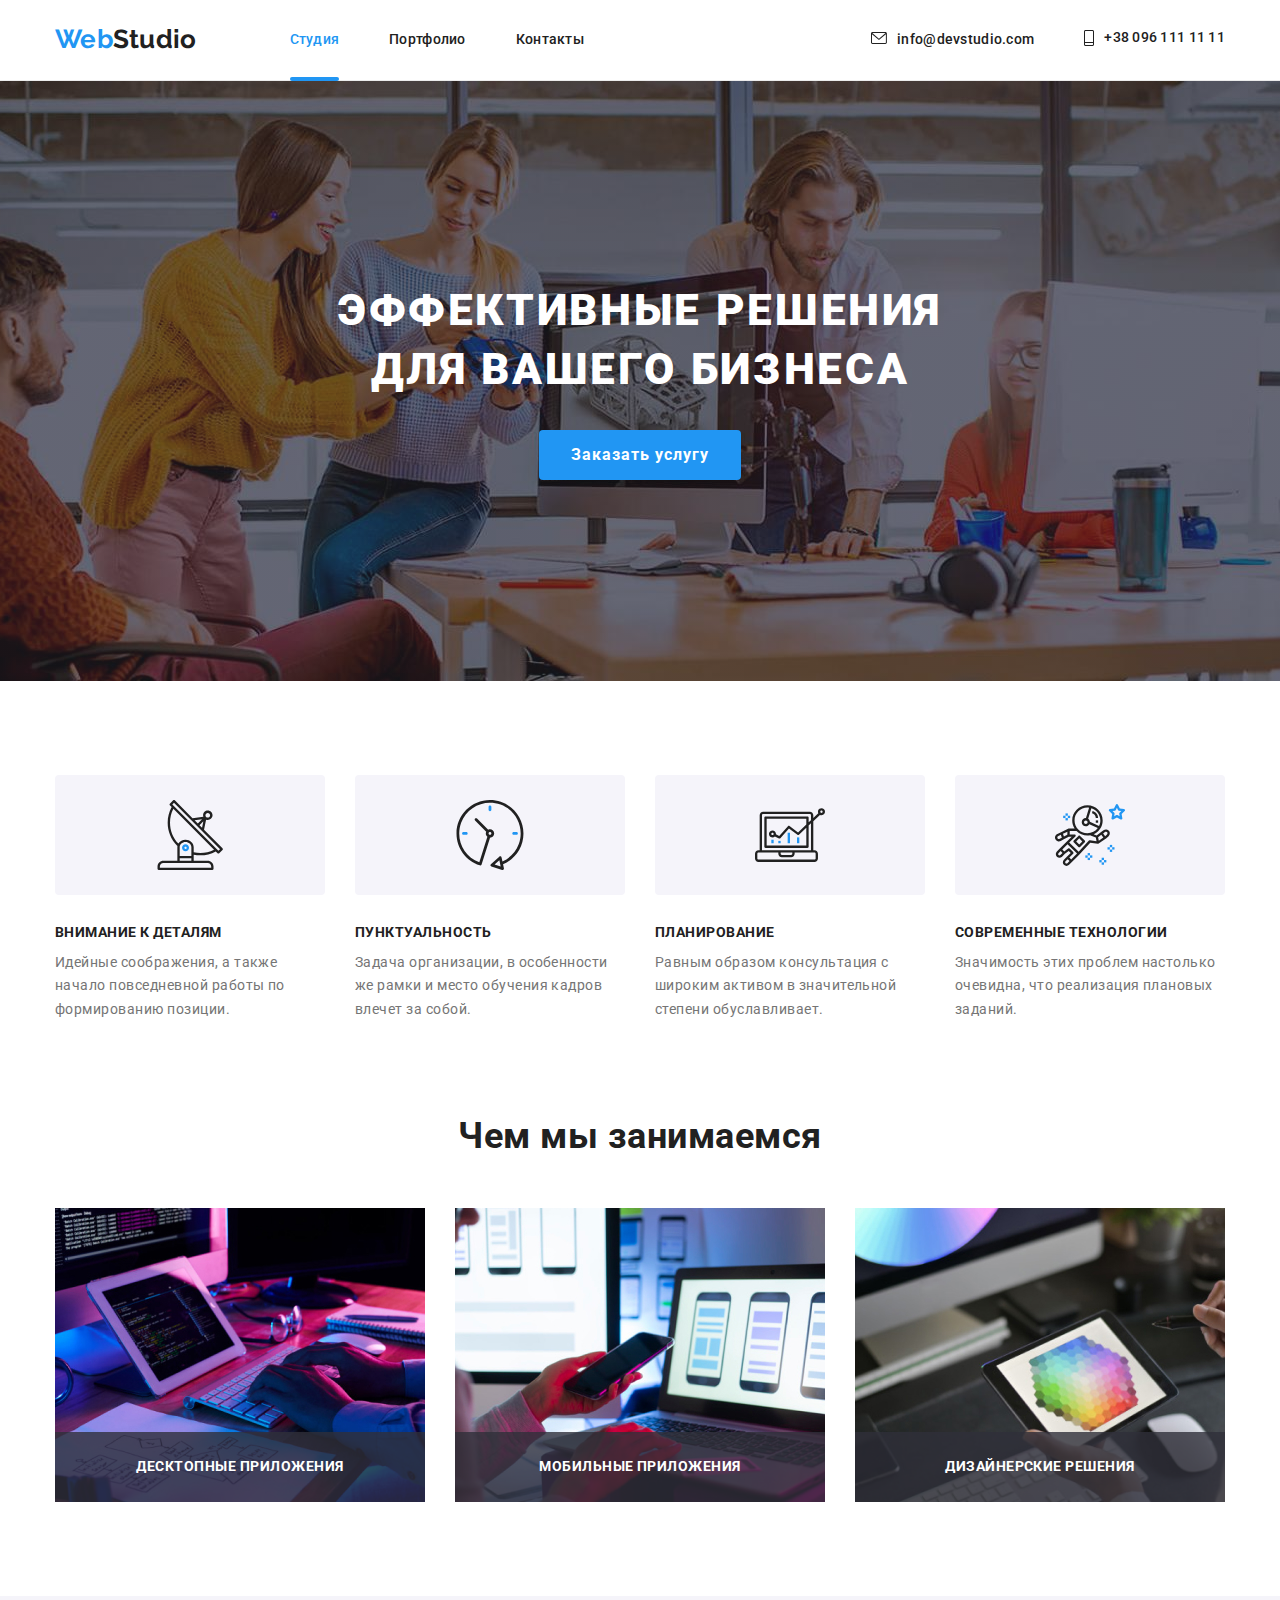
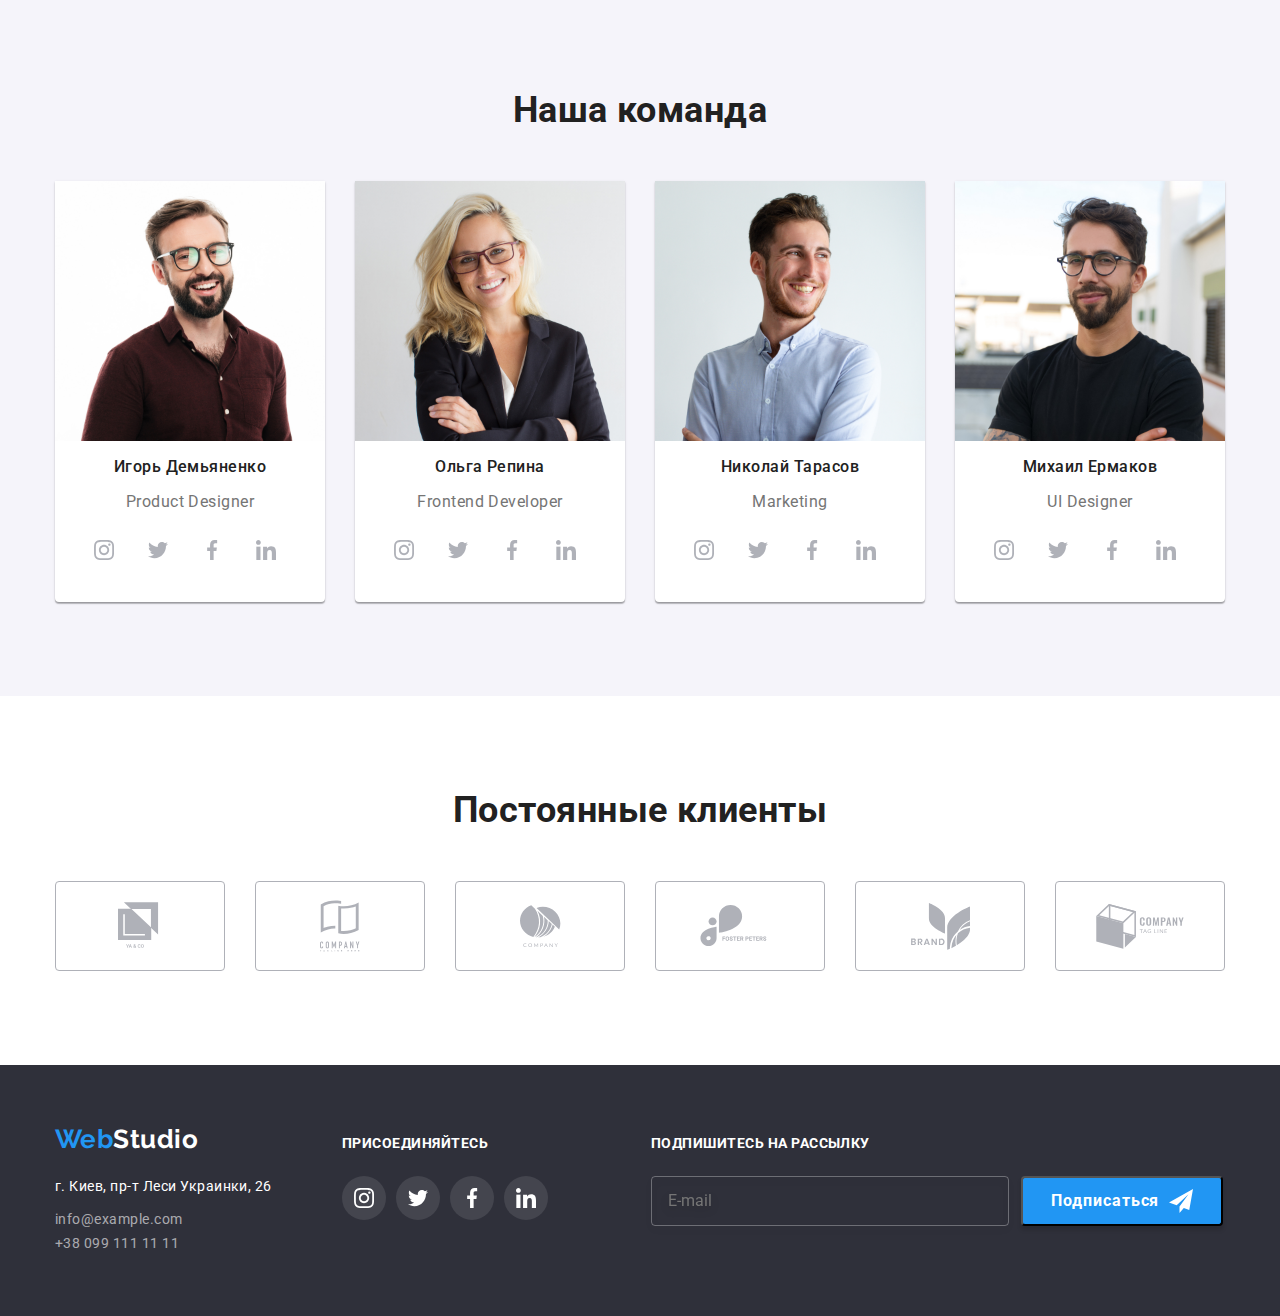
<file: index.html>
<!DOCTYPE html>
<html lang="ru">
  <head>
    <meta charset="UTF-8" />
    <meta name="viewport" content="width=device-width, initial-scale=1.0" />
    <title>Гланая</title>
    <link
      rel="stylesheet"
      href="https://fonts.googleapis.com/css2?family=Roboto:wght@400;500;700;900&display=swap"
    />
    <link rel="stylesheet" href="./css/main.min.css" />
  </head>
  <body>
    <!-- Шапка сайта -->
    <header class="page-header">
      <div class="container flexbox">
        <nav class="main-nav">
          <a href="index.html" lang="en" class="logo"
            ><span class="accent">Web</span>Studio
          </a>
          <ul class="list site-nav">
            <li class="menu-item">
              <a href="./index.html" class="line link current">Студия</a>
            </li>
            <li class="menu-item">
              <a href="./portfolio.html" class="line link">Портфолио</a>
            </li>
            <li class="menu-item"><a href="" class="line link">Контакты</a></li>
          </ul>
        </nav>
        <ul class="list auth-nav flexbox">
          <li class="menu-item">
            <a href="mailto:info@devstudio.com" class="link"><svg class="auth-icon" width="16" height="12">
                <use href="./images/svg/symbol-defs.svg#icon-mail"></use></svg>info@devstudio.com</a>
          </li>
          <li class="menu-item">
            <a href="tel:+380961111111" class="link">
              <svg class="auth-icon" width="10" height="16">
                <use href="./images/svg/symbol-defs.svg#icon-tel"></use></svg>+38 096 111 11 11
            </a>
          </li>
        </ul>
      </div>
    </header>
    <main>
      <!-- Главный контейнер -->

      <section class="hero">
        <!-- Герой! -->
        <div class="hero-content">
          <h1 class="hero-title">
            Эффективные решения <br />для вашего бизнеса
          </h1>
          <a href="#" class="button" data-modal-open>Заказать услугу</a>
        </div>
      </section>

      <!-- Наши особенности -->
      <section class="section features">
        <div class="container">
          <h2 class="hidden">Особенности</h2>
          <ul class="list features-list">
            <li class="features-item">
              <div class="features-iconbox">
                <svg class="features-icon">
                  <use href="./images/svg/symbol-defs.svg#icon-features1"></use>
                </svg>
              </div>
              <h3 class="title">Внимание к деталям</h3>
              <p class="text">
                Идейные соображения, а также начало повседневной работы по
                формированию позиции.
              </p>
            </li>
            <li class="features-item">
              <div class="features-iconbox">
                <svg class="features-icon">
                  <use href="./images/svg/symbol-defs.svg#icon-features2"></use>
                </svg>
              </div>
              <h3 class="title">Пунктуальность</h3>
              <p class="text">
                Задача организации, в особенности же рамки и место обучения
                кадров влечет за собой.
              </p>
            </li>
            <li class="features-item">
              <div class="features-iconbox">
                <svg class="features-icon">
                  <use href="./images/svg/symbol-defs.svg#icon-features3"></use>
                </svg>
              </div>
              <h3 class="title">Планирование</h3>
              <p class="text">
                Равным образом консультация с широким активом в значительной
                степени обуславливает.
              </p>
            </li>
            <li class="features-item">
              <div class="features-iconbox">
                <svg class="features-icon">
                  <use href="./images/svg/symbol-defs.svg#icon-features4"></use>
                </svg>
              </div>
              <h3 class="title">Современные технологии</h3>
              <p class="text">
                Значимость этих проблем настолько очевидна, что реализация
                плановых заданий.
              </p>
            </li>
          </ul>
        </div>
      </section>
      <!-- Чем мы занимаемся -->
      <section class="section what-we-do">
        <div class="container">
          <h2 class="title">Чем мы занимаемся</h2>
          <ul class="list doing-list">
            <li class="doing-item">
              <img
                src="./images/what-are-we-doing1.jpg"
                width="370"
                alt="Десктопные приложения"
              />
              <div class="doing-box">
                <p class="doing-text">Десктопные приложения</p>
              </div>
            </li>
            <li class="doing-item">
              <img
                src="./images/what-are-we-doing2.jpg"
                width="370"
                alt="Мобильные приложения"
              />
              <div class="doing-box">
                <p class="doing-text">Мобильные приложения</p>
              </div>
            </li>
            <li class="doing-item">
              <img
                src="./images/what-are-we-doing3.jpg"
                width="370"
                alt="Дизайнерские решения"
              />
              <div class="doing-box">
                <p class="doing-text">Дизайнерские решения</p>
              </div>
            </li>
          </ul>
        </div>
      </section>

      <!-- Наша команда -->
      <section class="section team">
        <div class="container">
          <h2 class="title">Наша команда</h2>
          <ul class="list team-list">
            <li class="team-item">
              <img
                src="./images/product-designer.jpg"
                width="270"
                alt="Фото дизайнера продукта"
              />
              <h3 class="name">Игорь Демьяненко</h3>
              <p lang="en" class="biz">Product Designer</p>
              <ul class="list follow-list">
                <li class="follow-item">
                  <a href="#" class="link follow-link man">
                    <svg class="follow-icon">
                      <use
                        href="./images/svg/symbol-defs.svg#icon-instagram"
                      ></use>
                    </svg>
                  </a>
                </li>
                <li class="follow-item">
                  <a href="#" class="link follow-link man">
                    <svg class="follow-icon">
                      <use
                        href="./images/svg/symbol-defs.svg#icon-twitter"
                      ></use>
                    </svg>
                  </a>
                </li>
                <li class="follow-item">
                  <a href="#" class="link follow-link man">
                    <svg class="follow-icon">
                      <use
                        href="./images/svg/symbol-defs.svg#icon-facebook"
                      ></use>
                    </svg>
                  </a>
                </li>
                <li class="follow-item">
                  <a href="#" class="link follow-link man">
                    <svg class="follow-icon">
                      <use
                        href="./images/svg/symbol-defs.svg#icon-linkedin"
                      ></use>
                    </svg>
                  </a>
                </li>
              </ul>
            </li>
            <li class="team-item">
              <img
                src="./images/frontend-developer.jpg"
                width="270"
                alt="Фото фронтенд разработчика"
              />
              <h3 class="name">Ольга Репина</h3>
              <p lang="en" class="biz">Frontend Developer</p>
              <ul class="list follow-list">
                <li class="follow-item">
                  <a href="#" class="link follow-link man">
                    <svg class="follow-icon">
                      <use
                        href="./images/svg/symbol-defs.svg#icon-instagram"
                      ></use>
                    </svg>
                  </a>
                </li>
                <li class="follow-item">
                  <a href="#" class="link follow-link man">
                    <svg class="follow-icon">
                      <use
                        href="./images/svg/symbol-defs.svg#icon-twitter"
                      ></use>
                    </svg>
                  </a>
                </li>
                <li class="follow-item">
                  <a href="#" class="link follow-link man">
                    <svg class="follow-icon">
                      <use
                        href="./images/svg/symbol-defs.svg#icon-facebook"
                      ></use>
                    </svg>
                  </a>
                </li>
                <li class="follow-item">
                  <a href="#" class="link follow-link man">
                    <svg class="follow-icon">
                      <use
                        href="./images/svg/symbol-defs.svg#icon-linkedin"
                      ></use>
                    </svg>
                  </a>
                </li>
              </ul>
            </li>
            <li class="team-item">
              <img
                src="./images/marketing.jpg"
                width="270"
                alt="Фото маркетолога"
              />
              <h3 class="name">Николай Тарасов</h3>
              <p lang="en" class="biz">Marketing</p>
              <ul class="list follow-list">
                <li class="follow-item">
                  <a href="#" class="link follow-link man">
                    <svg class="follow-icon">
                      <use
                        href="./images/svg/symbol-defs.svg#icon-instagram"
                      ></use>
                    </svg>
                  </a>
                </li>
                <li class="follow-item">
                  <a href="#" class="link follow-link man">
                    <svg class="follow-icon">
                      <use
                        href="./images/svg/symbol-defs.svg#icon-twitter"
                      ></use>
                    </svg>
                  </a>
                </li>
                <li class="follow-item">
                  <a href="#" class="link follow-link man">
                    <svg class="follow-icon">
                      <use
                        href="./images/svg/symbol-defs.svg#icon-facebook"
                      ></use>
                    </svg>
                  </a>
                </li>
                <li class="follow-item">
                  <a href="#" class="link follow-link man">
                    <svg class="follow-icon">
                      <use
                        href="./images/svg/symbol-defs.svg#icon-linkedin"
                      ></use>
                    </svg>
                  </a>
                </li>
              </ul>
            </li>
            <li class="team-item">
              <img
                src="./images/ui-designer.jpg"
                width="270"
                alt="Фото ЮИ дизайнера"
              />
              <h3 class="name">Михаил Ермаков</h3>
              <p lang="en" class="biz">UI Designer</p>
              <ul class="list follow-list">
                <li class="follow-item">
                  <a href="#" class="link follow-link man">
                    <svg class="follow-icon">
                      <use
                        href="./images/svg/symbol-defs.svg#icon-instagram"
                      ></use>
                    </svg>
                  </a>
                </li>
                <li class="follow-item">
                  <a href="#" class="link follow-link man">
                    <svg class="follow-icon">
                      <use
                        href="./images/svg/symbol-defs.svg#icon-twitter"
                      ></use>
                    </svg>
                  </a>
                </li>
                <li class="follow-item">
                  <a href="#" class="link follow-link man">
                    <svg class="follow-icon">
                      <use
                        href="./images/svg/symbol-defs.svg#icon-facebook"
                      ></use>
                    </svg>
                  </a>
                </li>
                <li class="follow-item">
                  <a href="#" class="link follow-link man">
                    <svg class="follow-icon">
                      <use
                        href="./images/svg/symbol-defs.svg#icon-linkedin"
                      ></use>
                    </svg>
                  </a>
                </li>
              </ul>
            </li>
          </ul>
        </div>
      </section>
      <!-- Клиенты -->
      <section class="section clients">
        <div class="container">
          <h2 class="clients-title">Постоянные клиенты</h2>
          <ul class="list clients-list">
            <li class="clients-item">
              <a class="link clients-link" href="#">
                <svg class="clients-logo" height="49.2" width="44.3">
                  <use href="./images/svg/symbol-defs.svg#icon-company1"></use>
                </svg>
              </a>
            </li>
            <li class="clients-item">
              <a class="link clients-link" href="#">
                <svg class="clients-logo" height="52" width="40">
                  <use href="./images/svg/symbol-defs.svg#icon-company2"></use>
                </svg>
              </a>
            </li>
            <li class="clients-item">
              <a class="link clients-link" href="#">
                <svg class="clients-logo" height="42.6" width="41">
                  <use href="./images/svg/symbol-defs.svg#icon-company3"></use>
                </svg>
              </a>
            </li>
            <li class="clients-item">
              <a class="link clients-link" href="#">
                <svg class="clients-logo" height="42" width="79.7">
                  <use href="./images/svg/symbol-defs.svg#icon-company4"></use>
                </svg>
              </a>
            </li>
            <li class="clients-item">
              <a class="link clients-link" href="#">
                <svg class="clients-logo" height="47" width="59">
                  <use href="./images/svg/symbol-defs.svg#icon-company5"></use>
                </svg>
              </a>
            </li>
            <li class="clients-item">
              <a class="link clients-link" href="#">
                <svg class="clients-logo" height="45.4" width="88.5">
                  <use href="./images/svg/symbol-defs.svg#icon-company6"></use>
                </svg>
              </a>
            </li>
          </ul>
        </div>
      </section>
    </main>
    <!-- Футер -->
    <footer>
      <div class="container content-box">
        <div class="address-box">
          <a href="index.html" lang="en" class="logo"
            ><span class="accent">Web</span
            ><span class="accent inverse">Studio</span>
          </a>
          <address class="adds">
            <p class="adds-text">г. Киев, пр-т Леси Украинки, 26<br /></p>
            <a href="mailto:info@example.com" class="auth-footer"
              >info@example.com<br
            /></a>
            <a href="tel:+380991111111" class="auth-footer"
              >+38 099 111 11 11</a
            >
          </address>
        </div>
        <div class="follow-box">
          <b class="follow-title">Присоединяйтесь</b>
          <ul class="list follow-list">
            <li class="follow-item">
              <a href="#" class="link follow-link join">
                <svg class="follow-icon">
                  <use href="./images/svg/symbol-defs.svg#icon-instagram"></use>
                </svg>
              </a>
            </li>
            <li class="follow-item">
              <a href="#" class="link follow-link join">
                <svg class="follow-icon">
                  <use href="./images/svg/symbol-defs.svg#icon-twitter"></use>
                </svg>
              </a>
            </li>
            <li class="follow-item">
              <a href="#" class="link follow-link join">
                <svg class="follow-icon">
                  <use href="./images/svg/symbol-defs.svg#icon-facebook"></use>
                </svg>
              </a>
            </li>
            <li class="follow-item">
              <a href="#" class="link follow-link join">
                <svg class="follow-icon">
                  <use href="./images/svg/symbol-defs.svg#icon-linkedin"></use>
                </svg>
              </a>
            </li>
          </ul>
        </div>
        <form class="footer-form">
          <div class="footer-form-field">
            <label for="footer-mail" class="footer-form-lable follow-title"
              >Подпишитесь на рассылку</label
            >
            <input
              type="text"
              class="footer-form-input"
              name="footer-mail"
              id="footer-mail"
              placeholder="E-mail"
            />
          </div>
          <button class="footer-form-btn">
            <span>Подписаться</span
            ><svg class="footer-form-icon" height="24" width="24">
              <use href="./images/svg/symbol-defs.svg#icon-icon-send"></use>
            </svg>
          </button>
        </form>
      </div>
    </footer>

    <!-- Модальное окно -->
    <div class="backdrop is-hidden" data-modal>
      <div class="modal">
        <button tupe="button" class="btn-close" data-modal-close>
          <svg class="icon-close">
            <use href="./images/svg/symbol-defs.svg#icon-form-close-x"></use>
          </svg>
        </button>
        <b class="modal-titel">Оставьте свои данные, мы вам перезвоним</b>
        <form class="form">
          <label class="form-field"
            ><span>Имя</span>
            <input type="text" class="form-input" name="name" placeholder=" " />
            <svg class="form-icon" height="18" width="18">
              <use href="./images/svg/symbol-defs.svg#icon-form-person"></use>
            </svg>
          </label>
          <label class="form-field"
            ><span>Телефон</span>
            <input type="tel" class="form-input" name="tel" placeholder=" " />
            <svg class="form-icon" height="18" width="18">
              <use href="./images/svg/symbol-defs.svg#icon-form-phone"></use>
            </svg>
          </label>
          <label class="form-field"
            ><span>Почта</span>
            <input
              type="email"
              class="form-input"
              name="mail"
              placeholder=" "
            />
            <svg class="form-icon" height="18" width="18">
              <use href="./images/svg/symbol-defs.svg#icon-form-email"></use>
            </svg>
          </label>
          <label class="form-field-comment"
            ><span>Комментарий</span>
            <textarea
              class="form-input-comment"
              rows="5"
              placeholder="Введите текст"
            ></textarea>
          </label>
          <label class="checkbox-label">
            <input type="checkbox" name="checkbox" class="hidden checkbox" />
            <span class="checkbox-icon"></span>
            <span class="checkbox-text">Соглашаюсь с рассылкой и принимаю</span>
            <a href="#" class="form-link">Условия договора</a>
          </label>
          <button class="form-btn">Отправить</button>
        </form>
      </div>
    </div>
    <script src="./js/model-script.js"></script>
  </body>
</html>
</file>
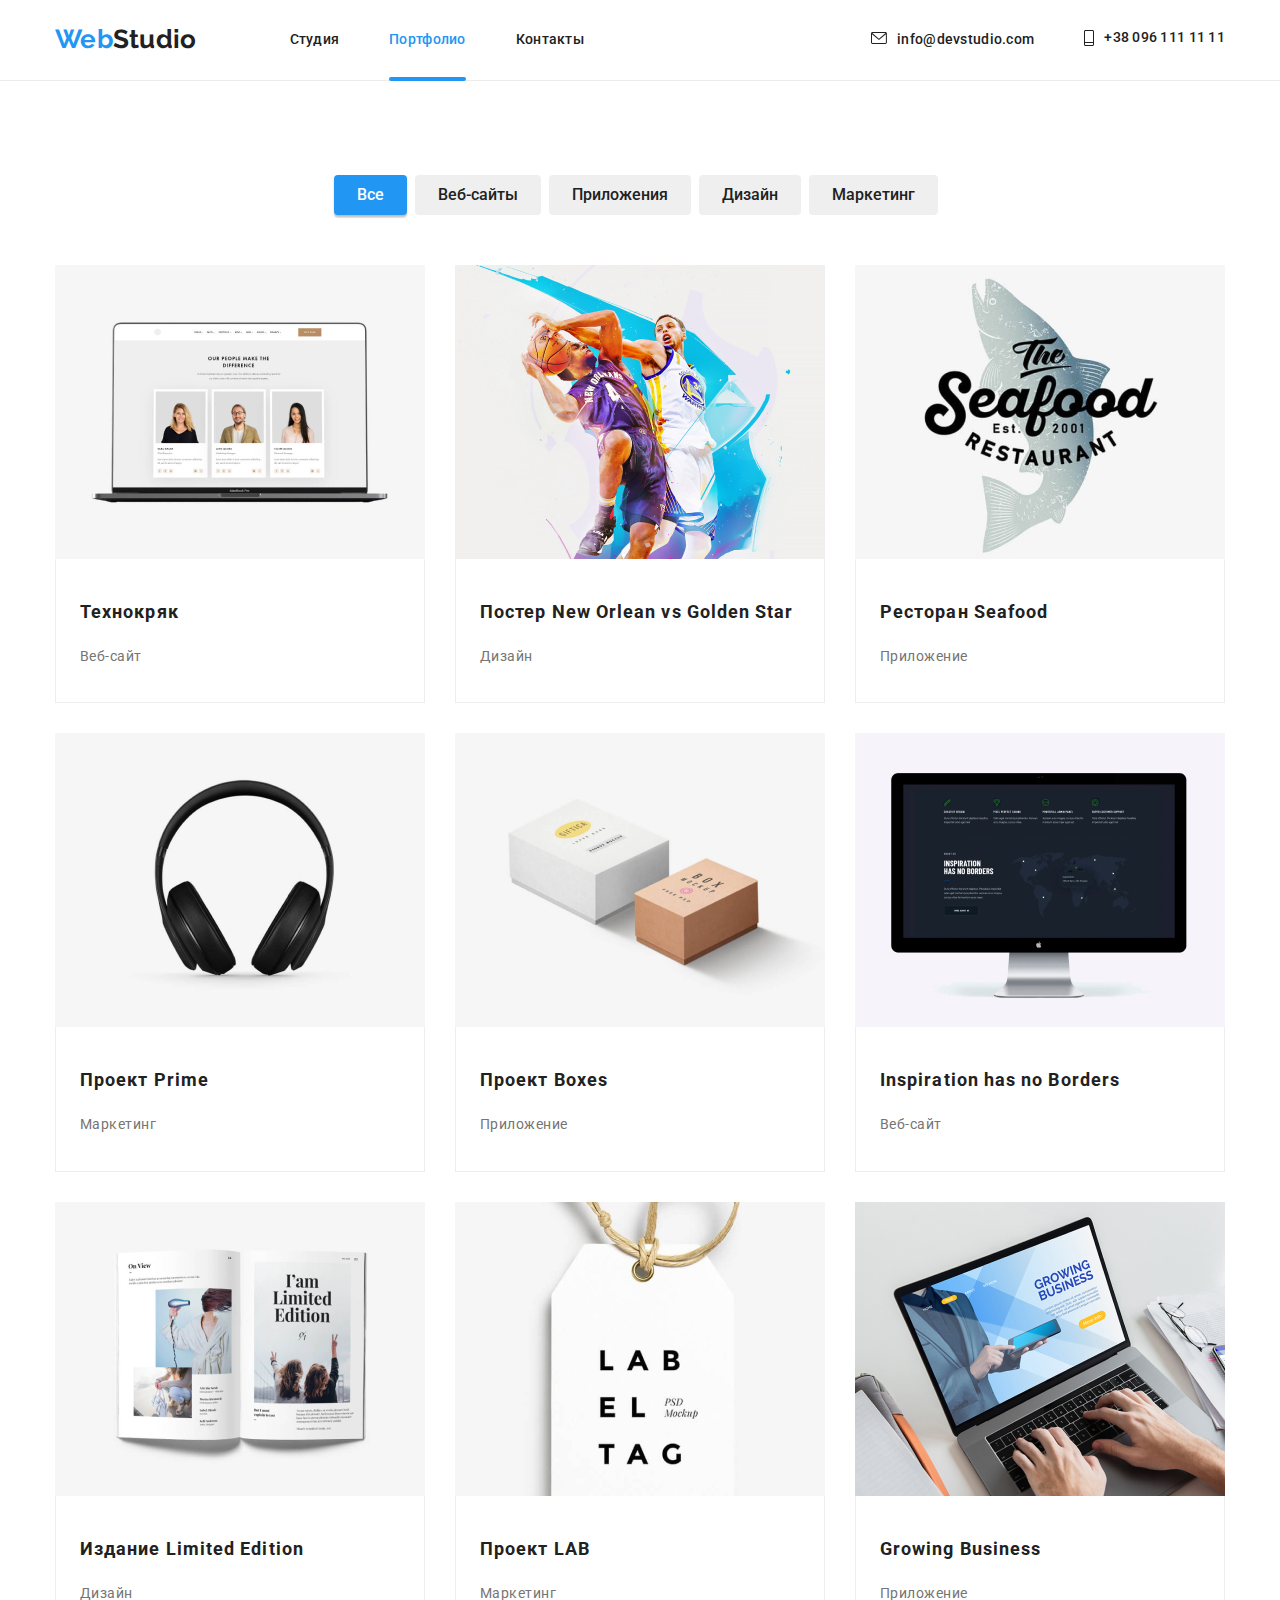
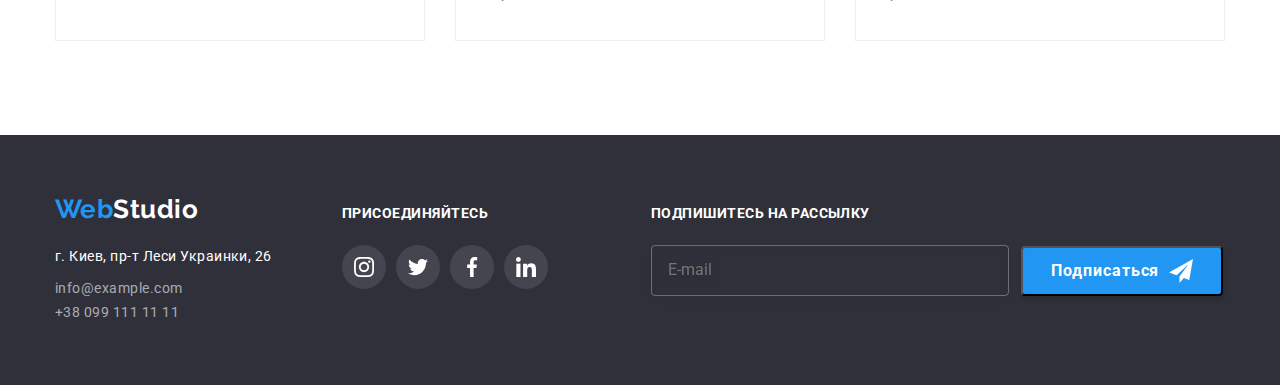
<file: portfolio.html>
<!DOCTYPE html>
<html lang="ru">
  <head>
    <meta charset="UTF-8" />
    <meta name="viewport" content="width=device-width, initial-scale=1.0" />
    <title>Портфолио</title>
    <link
      rel="stylesheet"
      href="https://fonts.googleapis.com/css2?family=Roboto:wght@400;500;700;900&display=swap"
    />
    <link rel="stylesheet" href="./css/portfolio.min.css" />
  </head>
  <body>
    <!-- Шапка сайта -->
    <header class="page-header">
      <div class="container flexbox">
        <nav class="main-nav">
          <a href="index.html" lang="en" class="logo"
            ><span class="accent">Web</span>Studio</a>
          <ul class="list site-nav">
            <li class="menu-item">
              <a href="./index.html" class="link">Студия</a>
            </li>
            <li class="menu-item">
              <a href="./portfolio.html" class="link current">Портфолио</a>
            </li>
            <li class="menu-item"><a href="" class="link">Контакты</a></li>
          </ul>
        </nav>
        <ul class="list auth-nav flexbox">
          <li class="menu-item">
            <a href="mailto:info@devstudio.com" class="link"><svg class="auth-icon" width="16" height="12"><use href="./images/svg/symbol-defs.svg#icon-mail"></use></svg>info@devstudio.com</a>
          </li>
          <li class="menu-item">
            <a href="tel:+380961111111" class="link">
              <svg class="auth-icon" width="10" height="16"><use href="./images/svg/symbol-defs.svg#icon-tel"></use>
              </svg>+38 096 111 11 11
            </a>
          </li>
        </ul>
      </div>
    </header>
    <main>
      <!-- Кнопки-фильтры -->
      <section class="section portfolio">
        <div class="container">
          <h1 class="hidden">Портфолио</h1>
          <ul class="list filters-list">
            <li class="filters-item"><button tupe="button" class="link current">Все</button></li>
            <li class="filters-item"><button tupe="button" class="link">Веб-сайты</button></li>
            <li class="filters-item"><button tupe="button" class="link">Приложения</button></li>
            <li class="filters-item"><button tupe="button" class="link">Дизайн</button></li>
            <li class="filters-item"><button tupe="button" class="link">Маркетинг</button></li>
          </ul>
      <!-- Примеры работ -->
          <ul class="list portfolio-list">
            <li class="portfolio-item">
              <a href="#" class="link">
                <div class="portfolio-box">
                  <img
                    src="./images/poject1.jpg"
                    alt="Изображение примера веб-сайта"
                    width="370"
                    height="294"
                  />
                  <div class="portfolio-overlay">
                  <p class="portfolio-description">Технокряк это современная площадка распространения коронавируса. Компании используют эту платформу для цифрового шпионажа и атак на защищённые сервера конкурентов.</p>
                </div>
              </div>
                <div class="portfolio-text">
                  <h2 class="portfolio-title">Технокряк</h2>
                  <p class="portfolio-p">Веб-сайт</p>
                </div>
              </a>
            </li>
            <li class="portfolio-item">
              <a href="#" class="link">
                <div class="portfolio-box">
                  <img
                    src="./images/poject2.jpg"
                    alt="Изображение примера дизайна"
                    width="370"
                    height="294"
                  />
                  <div class="portfolio-overlay">
                    <p class="portfolio-description">Lorem ipsum dolor sit amet consectetur, adipisicing elit. Expedita quidem consectetur error ad blanditiis qui?.</p>
                  </div>
                </div>
                <div class="portfolio-text">
                  <h2 class="portfolio-title">Постер <span lang="en">New Orlean vs Golden Star</span>
                  </h2>
                  <p class="portfolio-p">Дизайн</p>
                </div>
              </a>
            </li>
            <li class="portfolio-item">
              <a href="#" class="link">
                <div class="portfolio-box">
                  <img
                    src="./images/poject3.jpg"
                    alt="Изображение примера приложения"
                    width="370"
                    height="294"
                  />
                  <div class="portfolio-overlay">
                    <p class="portfolio-description">Lorem ipsum dolor sit amet consectetur, adipisicing elit. Expedita quidem consectetur error ad blanditiis qui?.</p>
                  </div>
                </div>
                <div class="portfolio-text">
                  <h2 class="portfolio-title">Ресторан <span lang="en">Seafood</span></h2>
                  <p class="portfolio-p">Приложение</p>
                </div>
              </a>
            </li>
            <li class="portfolio-item">
              <a href="#" class="link">
                <div class="portfolio-box">
                  <img
                    src="./images/poject4.jpg"
                    alt="Изображение примера маркетинга"
                    width="370"
                    height="294"
                  />
                  <div class="portfolio-overlay">
                    <p class="portfolio-description">Lorem ipsum dolor sit amet consectetur, adipisicing elit. Expedita quidem consectetur error ad blanditiis qui?.</p>
                  </div>
                </div>
                <div class="portfolio-text">
                  <h2 class="portfolio-title">Проект <span lang="en">Prime</span></h2>
                  <p class="portfolio-p">Маркетинг</p>
                </div>
              </a>
            </li>
            <li class="portfolio-item">
              <a href="#" class="link">
                <div class="portfolio-box">
                  <img
                    src="./images/poject5.jpg"
                    alt="Изображение примера приложения"
                    width="370"
                    height="294"
                  />
                  <div class="portfolio-overlay">
                    <p class="portfolio-description">Lorem ipsum dolor sit amet consectetur, adipisicing elit. Expedita quidem consectetur error ad blanditiis qui?.</p>
                  </div>
                </div>
                <div class="portfolio-text">
                  <h2 class="portfolio-title">Проект <span lang="en">Boxes</span></h2>
                  <p class="portfolio-p">Приложение</p>
                </div>
              </a>
            </li>
            <li class="portfolio-item">
              <a href="#" class="link">
                <div class="portfolio-box">
                  <img
                    src="./images/poject6.jpg"
                    alt="Изображение примера веб-сайта"
                    width="370"
                    height="294"
                  />
                  <div class="portfolio-overlay">
                    <p class="portfolio-description">Lorem ipsum dolor sit amet consectetur, adipisicing elit. Expedita quidem consectetur error ad blanditiis qui?.</p>
                  </div>
                </div>
                <div class="portfolio-text">
                  <h2 lang="en" class="portfolio-title">Inspiration has no Borders</h2>
                  <p class="portfolio-p">Веб-сайт</p>
                </div>
              </a>
            </li>
            <li class="portfolio-item">
              <a href="#" class="link">
                <div class="portfolio-box">
                  <img
                    src="./images/poject7.jpg"
                    alt="Изображение примера дизайна"
                    width="370"
                    height="294"
                  />
                  <div class="portfolio-overlay">
                    <p class="portfolio-description">Lorem ipsum dolor sit amet consectetur, adipisicing elit. Expedita quidem consectetur error ad blanditiis qui?.</p>
                  </div>
                </div>
                <div class="portfolio-text">
                  <h2 class="portfolio-title">Издание <span lang="en">Limited Edition</span></h2>
                  <p class="portfolio-p">Дизайн</p>
                </div>
              </a>
            </li>
            <li class="portfolio-item">
              <a href="#" class="link">
                <div class="portfolio-box">
                  <img
                    src="./images/poject8.jpg"
                    alt="Изображение примера маркетинга"
                    width="370"
                    height="294"
                  />
                  <div class="portfolio-overlay">
                    <p class="portfolio-description">Lorem ipsum dolor sit amet consectetur, adipisicing elit. Expedita quidem consectetur error ad blanditiis qui?.</p>
                  </div>
                </div>
                <div class="portfolio-text">
                  <h2 class="portfolio-title">Проект LAB</h2>
                  <p class="portfolio-p">Маркетинг</p>
                </div>
              </a>
            </li>
            <li class="portfolio-item">
              <a href="#" class="link">
                <div class="portfolio-box">
                  <img
                    src="./images/poject9.jpg"
                    alt="Изображение примера приложения"
                    width="370"
                    height="294"
                  />
                  <div class="portfolio-overlay">
                    <p class="portfolio-description">Lorem ipsum dolor sit amet consectetur, adipisicing elit. Expedita quidem consectetur error ad blanditiis qui?.</p>
                  </div>
                </div>
                <div class="portfolio-text">
                  <h2 lang="en" class="portfolio-title">Growing Business</h2>
                  <p class="portfolio-p">Приложение</p>
                </div>
              </a>
            </li>
          </ul>
        </div>
      </section>
    </main>
    <!-- Футер -->
    <footer>
      <div class="container content-box">
        <div class="address-box">
        <a href="index.html" lang="en" class="logo"
          ><span class="accent">Web</span
          ><span class="accent inverse">Studio</span>
        </a>
        <address class="adds">
          <p class="adds-text">г. Киев, пр-т Леси Украинки, 26<br></p>
          <a href="mailto:info@example.com" class="auth-footer"
            >info@example.com<br></a>
          <a href="tel:+380991111111" class="auth-footer">+38 099 111 11 11</a>
        </address>
      </div> 
        <div class="follow-box">
          <b class="follow-title">Присоединяйтесь</b>
          <ul class="list follow-list">
            <li class="follow-item">
              <a href="#" class="link follow-link join">
                <svg class="follow-icon">
                  <use href="./images/svg/symbol-defs.svg#icon-instagram"></use>
                </svg>
              </a>
            </li>
            <li class="follow-item">
              <a href="#" class="link follow-link join">
                <svg class="follow-icon">
                  <use href="./images/svg/symbol-defs.svg#icon-twitter"></use>
                </svg>
              </a>
            </li>
            <li class="follow-item">
              <a href="#" class="link follow-link join">
                <svg class="follow-icon">
                  <use href="./images/svg/symbol-defs.svg#icon-facebook"></use>
                </svg>
              </a>
            </li>
            <li class="follow-item">
              <a href="#" class="link follow-link join">
                <svg class="follow-icon">
                  <use href="./images/svg/symbol-defs.svg#icon-linkedin"></use>
                </svg>
              </a>
            </li>
          </ul>
        </div>
        <form class="footer-form">
          <div class="footer-form-field">
          <label for="footer-mail" class="footer-form-lable follow-title">Подпишитесь на рассылку</label> 
          <input type="text" class="footer-form-input" name="footer-mail" id="footer-mail" placeholder="E-mail" />
          </div>
          <button class="footer-form-btn"><span>Подписаться</span><svg class="footer-form-icon" height="24" width="24">
            <use href="./images/svg/symbol-defs.svg#icon-icon-send"></use>
          </svg>
        </button>
        </form>
      </div>
    </footer>
  </body>
</html>
</file>
<file: css/main.min.css>
/*! modern-normalize v1.0.0 | MIT License | https://github.com/sindresorhus/modern-normalize */*,*::before,*::after{box-sizing:border-box}:root{-moz-tab-size:4;tab-size:4}html{line-height:1.15;-webkit-text-size-adjust:100%}body{margin:0}body{font-family:system-ui,-apple-system,"Segoe UI",Roboto,Helvetica,Arial,sans-serif,"Apple Color Emoji","Segoe UI Emoji"}hr{height:0;color:inherit}abbr[title]{text-decoration:underline dotted}b,strong{font-weight:bolder}code,kbd,samp,pre{font-family:ui-monospace, SFMono-Regular, Consolas, 'Liberation Mono', Menlo, monospace;font-size:1em}small{font-size:80%}sub,sup{font-size:75%;line-height:0;position:relative;vertical-align:baseline}sub{bottom:-0.25em}sup{top:-0.5em}table{text-indent:0;border-color:inherit}button,input,optgroup,select,textarea{font-family:inherit;font-size:100%;line-height:1.15;margin:0}button,select{text-transform:none}button,[type='button'],[type='reset'],[type='submit']{-webkit-appearance:button}::-moz-focus-inner{border-style:none;padding:0}:-moz-focusring{outline:1px dotted ButtonText}:-moz-ui-invalid{box-shadow:none}legend{padding:0}progress{vertical-align:baseline}::-webkit-inner-spin-button,::-webkit-outer-spin-button{height:auto}[type='search']{-webkit-appearance:textfield;outline-offset:-2px}::-webkit-search-decoration{-webkit-appearance:none}::-webkit-file-upload-button{-webkit-appearance:button;font:inherit}summary{display:list-item}.hidden{position:absolute;width:1px;height:1px;margin:-1px;border:0;padding:0;clip:rect(0 0 0 0);overflow:hidden}@font-face{font-family:'Raleway-Bold';src:url("../fonts/Raleway-Bold.eot");src:local("☺"),url("../fonts/Raleway-Bold.woff") format("woff"),url("../fonts/Raleway-Bold.ttf") format("truetype"),url("../fonts/Raleway-Bold.svg") format("svg");font-weight:700;font-style:normal}body{color:#212121;font-family:Roboto, sans-serif;font-weight:400;letter-spacing:0.03em}img{display:block;max-width:100%;height:auto}.list{margin:0;padding:0;list-style:none}.container{width:1200px;padding-left:15px;padding-right:15px;margin-left:auto;margin-right:auto}.section{padding-bottom:94px}.flexbox{display:flex}.link{transition:color 250ms cubic-bezier(0.4, 0, 0.2, 1)}.logo{margin-right:93px;margin-top:0;margin-bottom:0;display:block;color:#212121;font-family:"Raleway-Bold", sans-serif;font-size:26px;text-decoration:none}.logo .accent{color:#2196f3}.accent.inverse{color:#fff}.content-box .logo{margin-right:0;margin-bottom:20px}.button{display:inline-block;padding:10px 32px;color:#fff;background-color:#2196f3;font-weight:700;font-size:16px;line-height:1.87;text-align:center;letter-spacing:0.06em;text-decoration:none;box-shadow:0px 4px 4px rgba(0,0,0,0.15);border-radius:4px}.backdrop{position:fixed;top:0;left:0;width:100%;height:100%;background-color:rgba(0,0,0,0.2);overflow:auto;opacity:1;visibility:visible;transition:opacity 250ms cubic-bezier(0.4, 0, 0.2, 1)}.backdrop.is-hidden{opacity:0;visibility:hidden;pointer-events:none}.backdrop.is-hidden .modal{transform:translate(-50%, -50%) scale(1.3)}.modal{position:absolute;top:50%;left:50%;width:100%;max-width:528px;min-height:581px;margin:0;padding:40px;border-radius:4px;background-color:#fff;box-shadow:0px 1px 3px rgba(0,0,0,0.12),0px 1px 1px rgba(0,0,0,0.14),0px 2px 1px rgba(0,0,0,0.2);transform:translate(-50%, -50%) scale(1);transition:transform 250ms cubic-bezier(0.4, 0, 0.2, 1)}.btn-close{position:absolute;top:8px;right:8px;width:30px;height:30px;border-radius:50%;border:1px solid rgba(0,0,0,0.1);background-color:#fff}.btn-close:hover .icon-close,.btn-close:focus .icon-close{fill:#2196f3}.icon-close{margin:0;padding:0;height:11px;width:11px}.modal-titel{display:inline-block;margin-bottom:12px;font-weight:700;font-size:20px;line-height:1.15;text-align:center}.form{display:flex;flex-direction:column}.form-field{position:relative;display:block;font-size:12px;line-height:1.16;letter-spacing:0.01em;color:#757575}.form-input-comment{display:block;width:100%;padding:12px 16px;margin-top:4px;resize:none;border:1px solid rgba(33,33,33,0.2);box-sizing:border-box;border-radius:4px;transition:250ms cubic-bezier(0.4, 0, 0.2, 1)}.form-input-comment:focus{outline:none;border:1px solid #2196f3}.form-field-comment{margin-bottom:20px;font-size:12px;line-height:1.16;letter-spacing:0.01em;color:#757575}.form-icon{position:absolute;top:40%;left:15px}.form-input:focus+.form-icon{fill:#2196f3}.form-input{display:inline-block;margin-top:4px;margin-bottom:10px;padding:12px 15px;padding-left:42px;width:100%;border:1px solid rgba(33,33,33,0.2);box-sizing:border-box;border-radius:4px;transition:250ms cubic-bezier(0.4, 0, 0.2, 1)}.form-input:focus{outline:none;border:1px solid #2196f3}.checkbox-label{padding-left:12px;margin-bottom:30px}.checkbox-icon{display:inline-block;width:16px;height:15px;border:1px solid #212121;background-color:#fff;border-radius:2px}.checkbox:checked+.checkbox-icon{background-color:#2196f3;border-color:#2196f3;background-image:url(../images/svg/form-full-check.svg);background-size:contain;background-origin:border-box}.checkbox-text{color:#757575;font-size:14px;line-height:1.7}.form-link{font-size:14px;line-height:1.7;color:#2196f3}.form-btn{margin-left:auto;margin-right:auto;padding:10px 55px;font-weight:700;font-size:16px;line-height:1.88;letter-spacing:0.06em;color:#fff;background-color:#188CE8;box-shadow:0px 4px 4px rgba(0,0,0,0.15);border-radius:4px}.form-btn:active{outline:none}.page-header{padding-top:25px;padding-bottom:25px;background-color:#fff;font-weight:500;font-size:14px;line-height:1.14;letter-spacing:0.02em;border-bottom:1px solid #ececec}.page-header .flexbox{justify-content:flex-end;align-items:center}.main-nav{display:flex;margin-right:auto}.menu-item .link{display:inline-flex}.menu-item:not(:last-child){margin-right:50px}.site-nav .link{color:#212121;text-decoration:none}.site-nav .link:hover,.site-nav .link:focus{color:#2196f3}.site-nav{display:flex;align-items:center}.site-nav .link.current{position:relative;color:#2196f3;text-decoration:none}.site-nav .link.current::after{content:"";position:absolute;bottom:-33px;left:0;display:block;width:100%;height:4px;border-radius:2px;background-color:#2196f3}.auth-nav .link{color:var(--primary-grey-color);text-decoration:none}.auth-nav .link:hover,.auth-nav .link:focus{color:#2196f3}.auth-icon{margin-right:10px;fill:currentColor}.hero{height:600px;max-width:1600px;margin-right:auto;margin-left:auto;background-image:linear-gradient(to right, rgba(47,48,58,0.4), rgba(47,48,58,0.4)),url(../images/hero-bcg-mini.jpg);background-repeat:no-repeat;background-position:center;background-size:cover;background-color:#c4c4c4}.hero-content{padding-top:200px;padding-bottom:200px;margin-right:auto;margin-left:auto;max-width:700px;text-align:center}.hero-title{margin-top:0;margin-bottom:30px;color:#fff;text-transform:uppercase;text-align:center;font-size:44px;font-weight:900;line-height:1.36;letter-spacing:0.06em}.features{padding-top:94px}.features .title{margin:0 0 10px 0;color:#212121;font-weight:700;font-size:14px;line-height:1.14;text-transform:uppercase}.features .text{margin:0;color:#757575;font-size:14px;line-height:1.7}.features-iconbox{display:flex;justify-content:center;align-items:center;margin-bottom:30px;width:270px;height:120px;background:#f5f4fa;border-radius:4px}.features-list{display:flex;flex-wrap:wrap}.features-item{width:calc((100% - 30px * 3) / 4);margin-right:30px;margin-bottom:30px}.features-item:nth-child(4n){margin-right:0}.features-item:nth-last-child(-n+4){margin-bottom:0}.features-icon{width:70px;height:70px;fill:currentColor}.what-we-do .title{margin-left:auto;margin-right:auto;margin-top:0;margin-bottom:50px;padding-top:0;font-weight:700;font-size:36px;line-height:1.16;text-align:center}.doing-list{display:flex;flex-wrap:wrap}.doing-item{position:relative;width:calc((100% - 30px * 2) / 3);margin-right:30px;margin-bottom:30px}.doing-item:nth-child(3n){margin-right:0}.doing-item:nth-last-child(-n+3){margin-bottom:0}.doing-box{position:absolute;bottom:0;width:100%;margin-right:auto;margin-left:auto;padding-top:27px;padding-bottom:27px;background:rgba(47,48,58,0.8)}.doing-text{margin:0;padding:0;font-weight:700;font-size:14px;line-height:1.14;text-align:center;text-transform:uppercase;color:#fff}.team{padding-top:94px;background-color:#f5f4fa}.team .title{margin-left:auto;margin-right:auto;margin-top:0;margin-bottom:50px;font-weight:700;font-size:36px;line-height:1.16;text-align:center}.team .name{font-weight:500;font-size:16px;line-height:1.19;text-align:center}.team .biz{color:#757575;font-size:16px;line-height:1.19;text-align:center}.team-list{display:flex}.team-item{width:calc((100% - 30px * 3) / 4);margin-right:30px;margin-bottom:30px;background-color:#fff;box-shadow:0px 1px 3px rgba(0,0,0,0.12),0px 1px 1px rgba(0,0,0,0.14),0px 2px 1px rgba(0,0,0,0.2);border-radius:0px 0px 4px 4px}.team-item:nth-child(4n){margin-right:0}.team-item:nth-last-child(-n+4){margin-bottom:0}.follow-list{margin-bottom:30px}.follow-link.man{color:#afb1b8;transition:color 250ms cubic-bezier(0.4, 0, 0.2, 1),background-color 250ms cubic-bezier(0.4, 0, 0.2, 1)}.follow-link.man:hover,.follow-link.man:focus{color:#fff;background-color:#2196f3}.clients{padding-top:94px}.clients-title{margin-left:auto;margin-right:auto;margin-top:0;margin-bottom:50px;font-weight:700;font-size:36px;line-height:1.16;text-align:center}.clients-list{display:flex;flex-wrap:wrap}.clients-item{margin-right:30px}.clients-item:last-child{margin-right:0}.clients-link{display:flex;justify-content:center;align-items:center;width:170px;height:90px;padding:0;border:1px solid #afb1b8;border-radius:4px;color:#afb1b8;transition:250ms cubic-bezier(0.4, 0, 0.2, 1)}.clients-link:hover,.clients-link:focus{border:1px solid #2196f3}.clients-link:hover .clients-logo,.clients-link:focus .clients-logo{color:#2196f3}.clients-logo{fill:currentColor;transition:250ms cubic-bezier(0.4, 0, 0.2, 1)}.filters-list{display:flex;align-items:center;justify-content:center;margin-top:94px}.filters-list .link.current{background-color:#2196f3;color:#fff;font-weight:500;font-size:16px;line-height:1.63;text-align:center;box-shadow:0px 3px 1px rgba(0,0,0,0.1),0px 1px 2px rgba(0,0,0,0.08),0px 2px 2px rgba(0,0,0,0.12);cursor:pointer}.filters-item{margin-right:8px;margin-bottom:50px}.filters-list .link{padding:6px 22px;border:1px solid transparent;border-radius:4px;color:#212121;font-weight:500;font-size:16px;line-height:1.63;text-align:center;transition:box-shadow 250ms cubic-bezier(0.4, 0, 0.2, 1)}.filters-list .link:hover,.filters-list .link:focus{background-color:#2196f3;color:#fff;box-shadow:0px 3px 1px rgba(0,0,0,0.1),0px 1px 2px rgba(0,0,0,0.08),0px 2px 2px rgba(0,0,0,0.12);cursor:pointer}.portfolio-list{display:flex;flex-wrap:wrap}.portfolio-list a{text-decoration:none}.portfolio-list .portfolio-title{color:#212121;font-weight:700;font-size:18px;line-height:2;letter-spacing:0.06em}.portfolio-list .portfolio-p{color:#757575;font-weight:400;font-size:14px;line-height:1.7}.portfolio-item{position:relative;width:calc((100% - 30px * 2) / 3);margin-right:30px;margin-bottom:30px;transition:transform 250ms cubic-bezier(0.4, 0, 0.2, 1),opacity 250ms cubic-bezier(0.4, 0, 0.2, 1),box-shadow 250ms cubic-bezier(0.4, 0, 0.2, 1)}.portfolio-item:nth-child(3n){margin-right:0}.portfolio-item:nth-last-child(-n+3){margin-bottom:0;transition:transform 250ms cubic-bezier(0.4, 0, 0.2, 1),opacity 250ms cubic-bezier(0.4, 0, 0.2, 1),box-shadow 250ms cubic-bezier(0.4, 0, 0.2, 1)}.portfolio-item:hover,.portfolio-item:focus{box-shadow:0px 1px 1px rgba(0,0,0,0.12),0px 4px 4px rgba(0,0,0,0.06),1px 4px 6px rgba(0,0,0,0.16)}.portfolio-item:hover .portfolio-description{opacity:1}.portfolio-item:hover .portfolio-overlay,.portfolio-item:focus .portfolio-overlay{opacity:1;transform:translateY(-100%)}.portfolio-box{position:relative;overflow:hidden}.portfolio-overlay{position:absolute;width:100%;height:100%;background:rgba(33,150,243,0.9);opacity:0;transition:transform 250ms cubic-bezier(0.4, 0, 0.2, 1),opacity 250ms cubic-bezier(0.4, 0, 0.2, 1)}.portfolio-description{display:block;margin:0;padding:63px 24px;position:absolute;font-size:18px;line-height:1.55;color:#fff;opacity:0;transition:opacity 250ms cubic-bezier(0.4, 0, 0.2, 1) 250ms}.portfolio-text{padding:20px 24px;margin:0;border-right:1px solid #eeeeee;border-left:1px solid #eeeeee;border-bottom:1px solid #eeeeee}footer{background-color:#2f303a;font-family:Roboto, sans-serif;font-weight:400;letter-spacing:0.03em}.content-box{padding-top:60px;padding-bottom:60px;display:flex;align-items:baseline}.follow-box{margin-left:70px;margin-right:93px}.adds{color:#fff;font-size:14px;line-height:1.7;text-decoration:none;font-style:normal}.adds-text{margin-top:0;margin-bottom:9px}.auth-footer{color:rgba(255,255,255,0.6);font-size:14px;line-height:1.7;text-decoration:none;font-style:normal}.follow-title{display:block;margin-bottom:20px;margin-right:0;font-weight:700;font-size:14px;line-height:1.7;text-transform:uppercase;color:#fff}.follow-list{display:flex;justify-content:center;align-items:center}.follow-link{display:flex;justify-content:center;align-items:center;width:44px;height:44px;padding:0;border-radius:50%;transition:background-color 250ms cubic-bezier(0.4, 0, 0.2, 1)}.follow-link.join{background-color:rgba(255,255,255,0.1);color:#fff}.follow-link.join:hover,.follow-link.join:focus{background-color:#2196f3}.follow-item{margin-right:10px}.follow-icon{fill:currentColor;width:20px;height:20px}.footer-form{display:flex;align-items:flex-end;margin:0;width:570px}.footer-form-field{display:flex;flex-direction:column}.footer-form-icon{margin-left:10px}.footer-form-input{padding-top:15px;padding-bottom:15px;padding-left:16px;margin-right:12px;width:358px;color:#fff;border:1px solid rgba(255,255,255,0.3);box-sizing:border-box;filter:drop-shadow(0px 4px 4px rgba(0,0,0,0.15));border-radius:4px;background-color:inherit}.footer-form-btn{display:flex;align-items:center;padding:13px 28px;margin:0;height:50px;font-weight:700;font-size:16px;line-height:1.88;letter-spacing:0.06em;color:#fff;background-color:#2196f3;box-shadow:0px 4px 4px rgba(0,0,0,0.15);border-radius:4px}
/*# sourceMappingURL=main.min.css.map */
</file>
<file: css/portfolio.min.css>
/*! modern-normalize v1.0.0 | MIT License | https://github.com/sindresorhus/modern-normalize */*,*::before,*::after{box-sizing:border-box}:root{-moz-tab-size:4;tab-size:4}html{line-height:1.15;-webkit-text-size-adjust:100%}body{margin:0}body{font-family:system-ui,-apple-system,"Segoe UI",Roboto,Helvetica,Arial,sans-serif,"Apple Color Emoji","Segoe UI Emoji"}hr{height:0;color:inherit}abbr[title]{text-decoration:underline dotted}b,strong{font-weight:bolder}code,kbd,samp,pre{font-family:ui-monospace, SFMono-Regular, Consolas, 'Liberation Mono', Menlo, monospace;font-size:1em}small{font-size:80%}sub,sup{font-size:75%;line-height:0;position:relative;vertical-align:baseline}sub{bottom:-0.25em}sup{top:-0.5em}table{text-indent:0;border-color:inherit}button,input,optgroup,select,textarea{font-family:inherit;font-size:100%;line-height:1.15;margin:0}button,select{text-transform:none}button,[type='button'],[type='reset'],[type='submit']{-webkit-appearance:button}::-moz-focus-inner{border-style:none;padding:0}:-moz-focusring{outline:1px dotted ButtonText}:-moz-ui-invalid{box-shadow:none}legend{padding:0}progress{vertical-align:baseline}::-webkit-inner-spin-button,::-webkit-outer-spin-button{height:auto}[type='search']{-webkit-appearance:textfield;outline-offset:-2px}::-webkit-search-decoration{-webkit-appearance:none}::-webkit-file-upload-button{-webkit-appearance:button;font:inherit}summary{display:list-item}.hidden{position:absolute;width:1px;height:1px;margin:-1px;border:0;padding:0;clip:rect(0 0 0 0);overflow:hidden}@font-face{font-family:'Raleway-Bold';src:url("../fonts/Raleway-Bold.eot");src:local("☺"),url("../fonts/Raleway-Bold.woff") format("woff"),url("../fonts/Raleway-Bold.ttf") format("truetype"),url("../fonts/Raleway-Bold.svg") format("svg");font-weight:700;font-style:normal}body{color:#212121;font-family:Roboto, sans-serif;font-weight:400;letter-spacing:0.03em}img{display:block;max-width:100%;height:auto}.list{margin:0;padding:0;list-style:none}.container{width:1200px;padding-left:15px;padding-right:15px;margin-left:auto;margin-right:auto}.section{padding-bottom:94px}.flexbox{display:flex}.link{transition:color 250ms cubic-bezier(0.4, 0, 0.2, 1)}.logo{margin-right:93px;margin-top:0;margin-bottom:0;display:block;color:#212121;font-family:"Raleway-Bold", sans-serif;font-size:26px;text-decoration:none}.logo .accent{color:#2196f3}.accent.inverse{color:#fff}.content-box .logo{margin-right:0;margin-bottom:20px}.page-header{padding-top:25px;padding-bottom:25px;background-color:#fff;font-weight:500;font-size:14px;line-height:1.14;letter-spacing:0.02em;border-bottom:1px solid #ececec}.page-header .flexbox{justify-content:flex-end;align-items:center}.main-nav{display:flex;margin-right:auto}.menu-item .link{display:inline-flex}.menu-item:not(:last-child){margin-right:50px}.site-nav .link{color:#212121;text-decoration:none}.site-nav .link:hover,.site-nav .link:focus{color:#2196f3}.site-nav{display:flex;align-items:center}.site-nav .link.current{position:relative;color:#2196f3;text-decoration:none}.site-nav .link.current::after{content:"";position:absolute;bottom:-33px;left:0;display:block;width:100%;height:4px;border-radius:2px;background-color:#2196f3}.auth-nav .link{color:var(--primary-grey-color);text-decoration:none}.auth-nav .link:hover,.auth-nav .link:focus{color:#2196f3}.auth-icon{margin-right:10px;fill:currentColor}.filters-list{display:flex;align-items:center;justify-content:center;margin-top:94px}.filters-list .link.current{background-color:#2196f3;color:#fff;font-weight:500;font-size:16px;line-height:1.63;text-align:center;box-shadow:0px 3px 1px rgba(0,0,0,0.1),0px 1px 2px rgba(0,0,0,0.08),0px 2px 2px rgba(0,0,0,0.12);cursor:pointer}.filters-item{margin-right:8px;margin-bottom:50px}.filters-list .link{padding:6px 22px;border:1px solid transparent;border-radius:4px;color:#212121;font-weight:500;font-size:16px;line-height:1.63;text-align:center;transition:box-shadow 250ms cubic-bezier(0.4, 0, 0.2, 1)}.filters-list .link:hover,.filters-list .link:focus{background-color:#2196f3;color:#fff;box-shadow:0px 3px 1px rgba(0,0,0,0.1),0px 1px 2px rgba(0,0,0,0.08),0px 2px 2px rgba(0,0,0,0.12);cursor:pointer}.portfolio-list{display:flex;flex-wrap:wrap}.portfolio-list a{text-decoration:none}.portfolio-list .portfolio-title{color:#212121;font-weight:700;font-size:18px;line-height:2;letter-spacing:0.06em}.portfolio-list .portfolio-p{color:#757575;font-weight:400;font-size:14px;line-height:1.7}.portfolio-item{position:relative;width:calc((100% - 30px * 2) / 3);margin-right:30px;margin-bottom:30px;transition:transform 250ms cubic-bezier(0.4, 0, 0.2, 1),opacity 250ms cubic-bezier(0.4, 0, 0.2, 1),box-shadow 250ms cubic-bezier(0.4, 0, 0.2, 1)}.portfolio-item:nth-child(3n){margin-right:0}.portfolio-item:nth-last-child(-n+3){margin-bottom:0;transition:transform 250ms cubic-bezier(0.4, 0, 0.2, 1),opacity 250ms cubic-bezier(0.4, 0, 0.2, 1),box-shadow 250ms cubic-bezier(0.4, 0, 0.2, 1)}.portfolio-item:hover,.portfolio-item:focus{box-shadow:0px 1px 1px rgba(0,0,0,0.12),0px 4px 4px rgba(0,0,0,0.06),1px 4px 6px rgba(0,0,0,0.16)}.portfolio-item:hover .portfolio-description{opacity:1}.portfolio-item:hover .portfolio-overlay,.portfolio-item:focus .portfolio-overlay{opacity:1;transform:translateY(-100%)}.portfolio-box{position:relative;overflow:hidden}.portfolio-overlay{position:absolute;width:100%;height:100%;background:rgba(33,150,243,0.9);opacity:0;transition:transform 250ms cubic-bezier(0.4, 0, 0.2, 1),opacity 250ms cubic-bezier(0.4, 0, 0.2, 1)}.portfolio-description{display:block;margin:0;padding:63px 24px;position:absolute;font-size:18px;line-height:1.55;color:#fff;opacity:0;transition:opacity 250ms cubic-bezier(0.4, 0, 0.2, 1) 250ms}.portfolio-text{padding:20px 24px;margin:0;border-right:1px solid #eeeeee;border-left:1px solid #eeeeee;border-bottom:1px solid #eeeeee}footer{background-color:#2f303a;font-family:Roboto, sans-serif;font-weight:400;letter-spacing:0.03em}.content-box{padding-top:60px;padding-bottom:60px;display:flex;align-items:baseline}.follow-box{margin-left:70px;margin-right:93px}.adds{color:#fff;font-size:14px;line-height:1.7;text-decoration:none;font-style:normal}.adds-text{margin-top:0;margin-bottom:9px}.auth-footer{color:rgba(255,255,255,0.6);font-size:14px;line-height:1.7;text-decoration:none;font-style:normal}.follow-title{display:block;margin-bottom:20px;margin-right:0;font-weight:700;font-size:14px;line-height:1.7;text-transform:uppercase;color:#fff}.follow-list{display:flex;justify-content:center;align-items:center}.follow-link{display:flex;justify-content:center;align-items:center;width:44px;height:44px;padding:0;border-radius:50%;transition:background-color 250ms cubic-bezier(0.4, 0, 0.2, 1)}.follow-link.join{background-color:rgba(255,255,255,0.1);color:#fff}.follow-link.join:hover,.follow-link.join:focus{background-color:#2196f3}.follow-item{margin-right:10px}.follow-icon{fill:currentColor;width:20px;height:20px}.footer-form{display:flex;align-items:flex-end;margin:0;width:570px}.footer-form-field{display:flex;flex-direction:column}.footer-form-icon{margin-left:10px}.footer-form-input{padding-top:15px;padding-bottom:15px;padding-left:16px;margin-right:12px;width:358px;color:#fff;border:1px solid rgba(255,255,255,0.3);box-sizing:border-box;filter:drop-shadow(0px 4px 4px rgba(0,0,0,0.15));border-radius:4px;background-color:inherit}.footer-form-btn{display:flex;align-items:center;padding:13px 28px;margin:0;height:50px;font-weight:700;font-size:16px;line-height:1.88;letter-spacing:0.06em;color:#fff;background-color:#2196f3;box-shadow:0px 4px 4px rgba(0,0,0,0.15);border-radius:4px}
/*# sourceMappingURL=portfolio.min.css.map */
</file>
